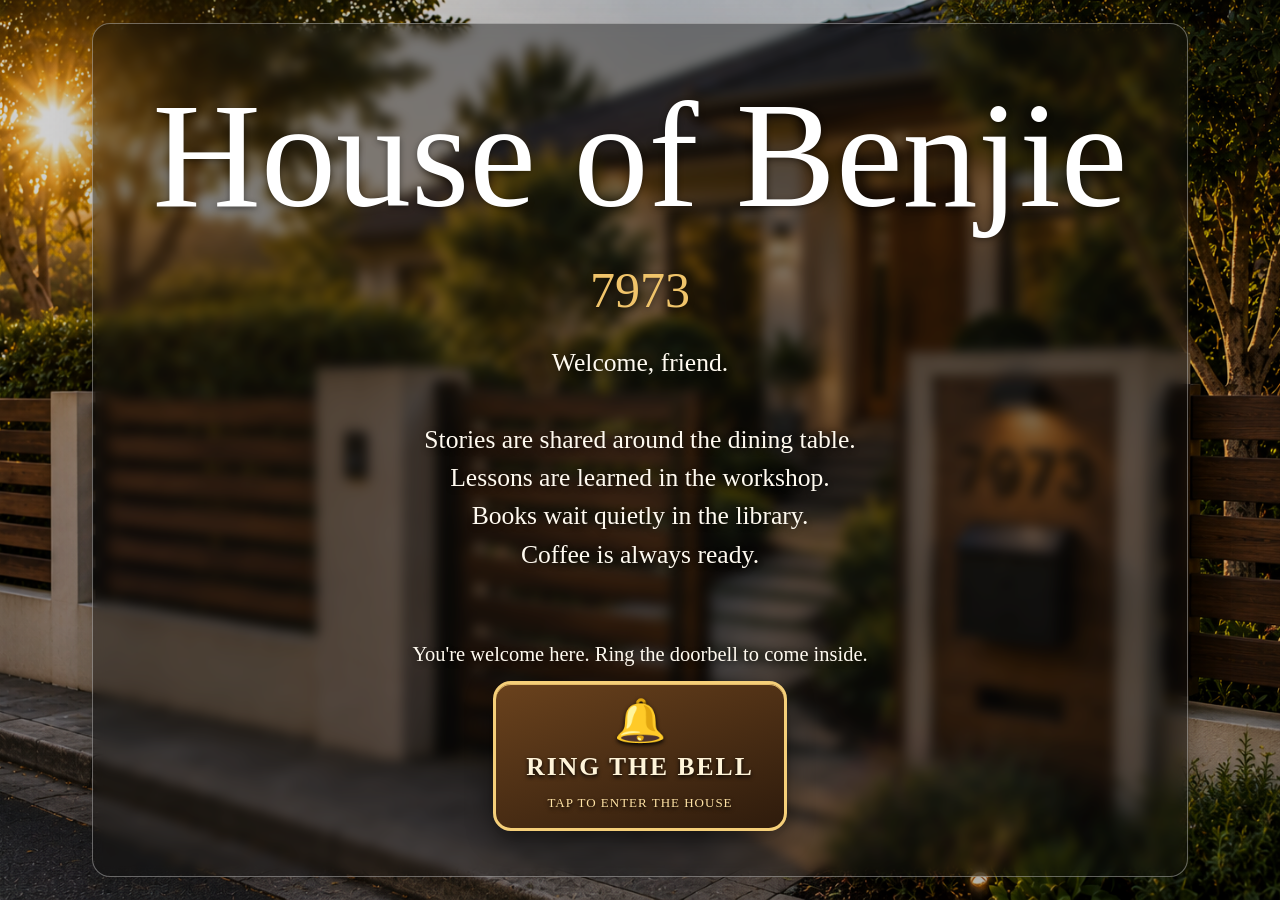
<file: index.html>
<!DOCTYPE html>
<html lang="en">
<head>
<meta charset="UTF-8">
<meta name="viewport" content="width=device-width, initial-scale=1.0">

<title>House of Benjie</title>

<style>

*{
    margin:0;
    padding:0;
    box-sizing:border-box;
}

body{
    font-family: Georgia, serif;
    background:#f7f4ee;
    color:#2d2d2d;
}

.hero{
    height:100vh;
    background-image:url("images/front-gate2.png");
    background-size:cover;
    background-position:center;
    position:relative;
}

.overlay{
    position:absolute;
    inset:0;
    background:rgba(0,0,0,0.18);
    display:flex;
    align-items:center;
    justify-content:center;
}

.welcome-box{
    text-align:center;
    max-width:1500px;
    padding:45px 60px;
    background:rgba(13, 13, 13, 0.42);
    backdrop-filter:blur(6px);
    border:1px solid rgba(255,255,255,0.35);
    border-radius:18px;
    box-shadow:0 18px 45px rgba(0, 0, 0, 0.174);
    color:white;
    text-shadow:0 2px 6px rgba(0,0,0,0.45);
}

.subtitle{
    color:#f0c46a;
}

.message{
    color:#fffaf0;
}

h1{
    font-size:150px;
    margin-bottom:20px;
    font-weight:normal;
}

.subtitle{
    font-size:50px;
    margin-bottom:25px;
}

.message{
    font-size:clamp(20px, 2vw, 30px);
    line-height:1.5;
}

.scroll{
    position:absolute;
    bottom:30px;
    width:100%;
    text-align:center;
    font-size:18px;
    letter-spacing:3px;
}

/* =====================================
   HOUSE OF BENJIE — MOBILE FRONT GATE
   ===================================== */

@media screen and (max-width: 768px) {

    html, body {
        width: 100%;
        min-height: 100%;
        overflow-x: hidden;
    }

    .hero {
        min-height: 100vh;
        min-height: 100svh;
        height: auto;
        background-size: cover;
        background-position: center center;
    }

    .overlay {
        position: relative;
        min-height: 100vh;
        min-height: 100svh;
        padding: 24px 16px 70px;
        display: flex;
        align-items: center;
        justify-content: center;
    }

    .welcome-box {
        width: 100%;
        max-width: 420px;
        padding: 28px 20px;
        border-radius: 14px;
    }

    h1 {
        font-size: clamp(34px, 9vw, 48px);
        line-height: 1.15;
        margin-bottom: 14px;
        overflow-wrap: break-word;
    }

    .subtitle {
        font-size: clamp(18px, 5vw, 24px);
        line-height: 1.4;
        margin-bottom: 18px;
    }

    .message {
        font-size: clamp(16px, 4.2vw, 20px);
        line-height: 1.6;
    }

    .message a {
        display: inline-block;
        padding: 10px 4px;
        min-height: 44px;
    }

    .scroll {
        bottom: 14px;
        padding: 0 12px;
        font-size: 12px;
        letter-spacing: 1px;
    }
}


/* THE FRONT DOORBELL — a clear entrance for every visitor */
.bell-invitation { margin-top: 26px; margin-bottom: 12px; font-size: clamp(17px, 1.6vw, 23px); }
.doorbell-button {
    display: inline-flex; flex-direction: column; align-items: center; justify-content: center;
    gap: 6px; min-width: 240px; min-height: 126px; padding: 16px 30px;
    border: 3px solid #f5cf79; border-radius: 18px;
    background: linear-gradient(160deg, #6a421d, #2e1b0c);
    color: #fff4d9; text-decoration: none; text-shadow: 0 2px 4px #000;
    box-shadow: 0 8px 25px rgba(0,0,0,.55), inset 0 1px 0 #e5bb6a;
    cursor: pointer; transition: transform .15s, box-shadow .15s;
}
.doorbell-button:hover, .doorbell-button:focus-visible {
    transform: translateY(-2px); box-shadow: 0 10px 30px rgba(0,0,0,.65);
    outline: 3px solid #fff; outline-offset: 4px;
}
.doorbell-button:active { transform: scale(.97); }
.doorbell-icon { font-size: 42px; line-height: 1; }
.doorbell-label { font-size: clamp(20px, 2vw, 28px); font-weight: bold; letter-spacing: 2px; }
.doorbell-subtitle { font-size: 13px; letter-spacing: 1px; color: #ffe2a4; }
@media screen and (max-width: 768px) {
    .bell-invitation { font-size: 16px; margin-top: 20px; }
    .doorbell-button { width: min(100%, 300px); min-height: 120px; padding: 14px; }
}

</style>

</head>

<body>

<section class="hero">

<div class="overlay">

<div class="welcome-box">

<h1>House of Benjie</h1>

<div class="subtitle">
7973
</div>

<div class="message">

Welcome, friend.<br><br>

Stories are shared around the dining table.<br>
Lessons are learned in the workshop.<br>
Books wait quietly in the library.<br>
Coffee is always ready.<br><br>

<p class="bell-invitation">You're welcome here. Ring the doorbell to come inside.</p>
<a class="doorbell-button" href="house-map.html" aria-label="Ring the doorbell and enter House of Benjie">
    <span class="doorbell-icon" aria-hidden="true">🔔</span>
    <span class="doorbell-label">RING THE BELL</span>
    <span class="doorbell-subtitle">TAP TO ENTER THE HOUSE</span>
</a>

</div>

</div>

</div>



</section>



</body>
</html>
</file>
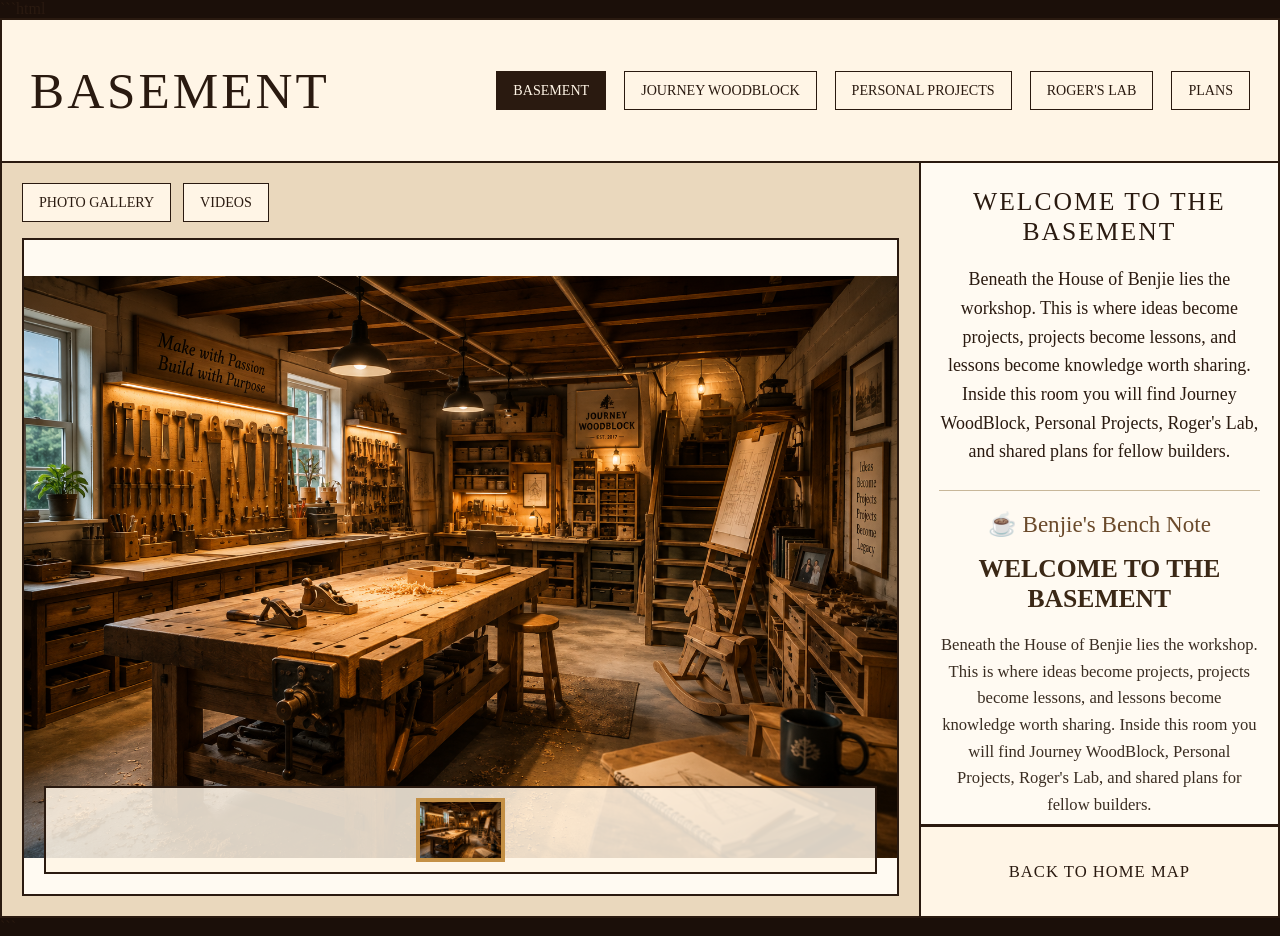
<file: basement.html>
```html
<!DOCTYPE html>
<html lang="en">
<head>
<meta charset="UTF-8">
<meta name="viewport" content="width=device-width, initial-scale=1.0">

<title>Basement | House of Benjie</title>
<link rel="stylesheet" href="css/global.css">
<link rel="stylesheet" href="css/style.css">
<style>




/* BASEMENT — MAIN LAYOUT */

.basement {
    width: 100vw;
    height: 100vh;
    display: grid;
    grid-template-columns: 72% 28%;
    grid-template-rows: 16% 74% 10%;
    background: #f1e4d1;
    border: 2px solid #2a1a10;
}

/* HEADER */

.header {
    grid-column: 1 / 3;
    grid-row: 1;
    display: flex;
    align-items: center;
    justify-content: space-between;
    padding: 16px 28px;
    border-bottom: 2px solid #2a1a10;
    background: #fff5e6;
    gap: 20px;
}

.header h1 {
    font-size: clamp(28px, 4vw, 60px);
    font-weight: normal;
    letter-spacing: 3px;
    line-height: 1.1;
}

/* NAVIGATION TABS */

.tabs {
    display: flex;
    gap: 18px;
    align-items: center;
    flex-wrap: wrap;
    justify-content: flex-end;
}
.tabs button,
.media-buttons button {
    font-family: Georgia, serif;
    font-size: clamp(14px, 1.1vw, 18px);
    padding: 10px 16px;
    background: #fff5e6;
    color: #2a1a10;
    border: 1px solid #2a1a10;
    cursor: pointer;
    white-space: nowrap;
}

/* MEDIA AREA */

.media-panel {
    grid-column: 1;
    grid-row: 2 / 4;
    border-right: 2px solid #2a1a10;
    padding: 20px;
    background: #ead8bd;
    display: grid;
    grid-template-rows: auto minmax(0, 1fr);
    gap: 16px;
    min-height: 0;
}

.media-buttons {
    display: flex;
    gap: 12px;
    flex-wrap: wrap;
}

.media-box {
    background: #fffaf2;
    border: 2px solid #2a1a10;
    display: flex;
    align-items: center;
    justify-content: center;
    overflow: hidden;
    min-height: 0;
}

.media-box img {
    width: 100%;
    height: 100%;
    object-fit: contain;
    display: block;
}

.placeholder {
    font-size: clamp(18px, 2vw, 30px);
    letter-spacing: 2px;
    text-align: center;
    line-height: 1.5;
    padding: 20px;
}

/* RIGHT CAPTION PANEL */

.caption-panel {
    grid-column: 2;
    grid-row: 2;
    background: #fffaf2;
    padding: 24px 18px;
    overflow: auto;
    display: flex;
    flex-direction: column;
    justify-content: flex-start;
    border-bottom: 2px solid #2a1a10;
    min-height: 0;
}

.caption-panel h2 {
    font-size: clamp(20px, 2vw, 32px);
    font-weight: normal;
    letter-spacing: 2px;
    text-align: center;
    margin-bottom: 18px;
}

.caption-panel p {
    font-size: clamp(15px, 1.4vw, 22px);
    line-height: 1.6;
    text-align: center;
}

/* GALLERY AND VIDEO VIEW */

.gallery-view {
    width: 100%;
    height: 100%;
    position: relative;
    min-height: 0;
}

.gallery-view img,
.gallery-view video {
    width: 100%;
    height: 100%;
    object-fit: contain;
    display: block;
}

.main-photo {
    width: 100%;
    height: 100%;
    object-fit: contain;
    display: block;
}

/* GALLERY CONTROLS */

.gallery-controls {
    position: absolute;
    bottom: 18px;
    left: 50%;
    transform: translateX(-50%);
    background: #fff5e6;
    border: 2px solid #2a1a10;
    padding: 8px 14px;
    display: flex;
    gap: 12px;
    align-items: center;
    font-size: 16px;
}

.gallery-controls button {
    background: none;
    border: none;
    font-family: Georgia, serif;
    font-size: clamp(16px, 1.5vw, 24px);
    cursor: pointer;
}

/* THUMBNAIL STRIP */

.thumbnail-strip {
    position: absolute;
    left: 20px;
    right: 20px;
    bottom: 20px;
    display: flex;
    justify-content: center;
    gap: 10px;
    padding: 10px;
    background: rgba(255, 245, 230, 0.85);
    border: 2px solid #2a1a10;
    overflow-x: auto;
}

.thumbnail-strip img {
    width: clamp(70px, 7vw, 110px);
    height: clamp(50px, 5vw, 75px);
    object-fit: cover;
    cursor: pointer;
    border: 2px solid #2a1a10;
    opacity: 0.65;
    flex-shrink: 0;
}

.thumbnail-strip img.active-thumb {
    opacity: 1;
    border: 4px solid #c49045;
}

/* BENJIE'S BENCH NOTE */

.bench-note {
    margin-top: 24px;
    padding-top: 20px;
    border-top: 1px solid #c8b79a;
}

.bench-note h3 {
    font-family: "Segoe Script", "Lucida Handwriting",
                 "Brush Script MT", cursive;
    font-size: clamp(18px, 1.8vw, 28px);
    font-weight: normal;
    color: #6b4a2b;
    text-align: center;
    margin-bottom: 16px;
}

#noteTitle {
    font-family: Georgia, serif;
    font-size: clamp(18px, 2vw, 30px);
    color: #3b2816;
    text-align: center;
    margin-bottom: 18px;
}

#noteText {
    font-family: Georgia, serif;
    font-size: clamp(15px, 1.3vw, 21px);
    line-height: 1.6;
    color: #3a2d22;
    text-align: center;
}

.bench-note span {
    display: block;
    margin-top: 20px;
    text-align: right;
    font-family: "Segoe Script", "Lucida Handwriting", cursive;
    font-size: clamp(14px, 1.3vw, 20px);
    color: #6b4a2b;
}
/* BACK TO HOME MAP */

.back-home {
    grid-column: 2;
    grid-row: 3;
    display: flex;
    align-items: center;
    justify-content: center;
    padding: 8px 12px;
    background: #fff5e6;
    border-top: 1px solid #2a1a10;
    min-width: 0;
}

.back-home a {
    font-family: Georgia, serif;
    font-size: clamp(14px, 1.3vw, 20px);
    letter-spacing: 1px;
    color: #2a1a10;
    text-decoration: none;
    text-align: center;
}
 
/* BASEMENT — MOBILE LAYOUT */
@media (max-width: 768px) {

    body {
        margin: 0;
        overflow-x: hidden;
        overflow-y: auto;
    }

    .basement {
        width: 100%;
        height: auto;
        min-height: 100vh;
        display: flex;
        flex-direction: column;
    }

    .header {
        display: flex;
        flex-direction: column;
        align-items: stretch;
        gap: 16px;
        padding: 22px 16px;
    }

    .header h1 {
        font-size: 36px;
        text-align: center;
    }

    .tabs {
        justify-content: center;
        gap: 8px;
    }

    .tabs button,
    .media-buttons button {
        font-size: 14px;
        padding: 10px 12px;
        max-width: 100%;
        white-space: normal;
    }

    .media-panel {
        display: flex;
        flex-direction: column;
        padding: 14px;
        gap: 14px;
        border-right: none;
    }

    .media-buttons {
        justify-content: center;
        gap: 8px;
    }

    .media-box {
        width: 100%;
        height: 280px;
    }

    .gallery-view {
        height: 100%;
    }

    .thumbnail-strip {
        left: 8px;
        right: 8px;
        bottom: 8px;
        padding: 6px;
    }

    .thumbnail-strip img {
        width: 64px;
        height: 46px;
    }

    .caption-panel {
        padding: 24px 18px;
        overflow: visible;
    }

    .caption-panel h2 {
        font-size: 25px;
    }

    .caption-panel p,
    #noteText {
        font-size: 17px;
        line-height: 1.7;
    }

    .bench-note h3 {
        font-size: 23px;
    }

    #noteTitle {
        font-size: 22px;
    }

    .back-home {
        padding: 20px 12px;
    }

    .back-home a {
        font-size: 16px;
        text-align: center;
    }
}
   
</style>

</head>

<body>

<div class="basement" id="basement">

    <header class="header">
        <h1>BASEMENT</h1>

        <nav class="tabs">
            <button onclick="selectSection('welcome', this)" class="active">BASEMENT</button>
            <button onclick="selectSection('journey', this)">JOURNEY WOODBLOCK</button>
            <button onclick="selectSection('personal', this)">PERSONAL PROJECTS</button>
            <button onclick="selectSection('roger', this)">ROGER'S LAB</button>
            <button onclick="selectSection('plans', this)">PLANS</button>
        </nav>
    </header>

    <section class="media-panel">
        <div class="media-buttons">
            <button onclick="selectMedia('photos')">PHOTO GALLERY</button>
            <button onclick="selectMedia('videos')">VIDEOS</button>
        </div>

       <div class="media-box" id="media-box">
    <img src="images/basement.png" alt="Basement Workshop">
</div> 
    </section>

    <aside class="caption-panel">
        <h2 id="caption-title">WELCOME TO THE BASEMENT</h2>
        <p id="caption-text">
            Beneath the House of Benjie lies the workshop. This is where ideas become projects,
            projects become lessons, and lessons become knowledge worth sharing.
        </p>
           <div class="bench-note" id="benchNote">

        <h3>☕ Benjie's Bench Note</h3>

        <h4 id="noteTitle">
            Select a photograph
        </h4>

        <p id="noteText">
            A short story will appear here.
        </p>

        <span>— Benjie</span>

    </div>

    </aside>

    <div class="back-home">
        <a href="house-map.html">BACK TO HOME MAP</a>
    </div>

</div>



<script>
const basementData = {
    welcome: {
        title: "WELCOME TO THE BASEMENT",
        photo: "images/basement.png",
        video: "",
        caption: "Beneath the House of Benjie lies the workshop. This is where ideas become projects, projects become lessons, and lessons become knowledge worth sharing. Inside this room you will find Journey WoodBlock, Personal Projects, Roger's Lab, and shared plans for fellow builders."
    },

    journey: {
    title: "JOURNEY WOODBLOCK",
    photo: "images/jwbshop/jwb warehouse.jpg",
    photos: [
    {
        src: "images/jwbshop/jwbshop1.jpg",
        title: "The First Journey Woodblock",
        story: `Every company has a birthplace.
        This was ours.
        It was a simple shed, built from determination more than money. 
        There were no expensive machines, no polished showroom, 
        and no guarantees that tomorrow would be better than today.
        Yet this little workshop became the place where Journey Woodblock 
        learned its first lessons—that craftsmanship begins long before success arrives.`
    },

    {
        src: "images/jwbshop/collage1.png",
        title: "Early Shop Days",
        story: `People often admire the machines that came later. 
        The CNC routers. The growing warehouse. 
        But whenever I think of Journey Woodblock, 
        my mind returns to this humble workshop.`
    },
    {
        src: "images/jwbshop/cnc1.jpg",
        title: "The First CNC Router",
        story: `The first CNC router was a game-changer for Journey Woodblock. 
        It allowed us to take on more complex projects and expand our capabilities, 
        but it also reminded us that technology is only as good as the hands that guide it.`
    },
    {
        src: "images/jwbshop/collage3.png",
        title: "CNC-ATC acquired",
        story: `The arrival of the CNC ATC marked a turning point for Journey Woodblock. 
        Production accelerated, precision improved, and a dream that once seemed distant 
        became part of our everyday work.`
    },
    {
        src: "images/jwbshop/collage2.png",
        title: "The Two Generals",
        story: `Years earlier, I was guiding a simple plunge router by hand. 
        Now two Automatic Tool Changers stood in the corner of the same workshop. Production became faster,   
        confidence became better.`
    },
    {
        src: "images/jwbshop/jwb3.jpg",
        title: "A Workshop Taking Shape",
        story: `This photograph reminds me that workshops are not built in one grand moment. 
        They grow quietly through repeated work, small improvements, and the courage to continue.`
    },
    {
        src: "images/jwbshop/jwb4.jpg",
        title: "Learning Through Mistakes",
        story: `Every mistake made in this workshop was a lesson learned. 
        From misaligned cuts to failed finishes, each error taught us 
        something valuable about craftsmanship and perseverance.`
    },
    {
        src: "images/jwbshop/jwb warehouse.jpg",
        title: "The Warehouse",
        story: `From the shanty that I used to call a workshop, to 
        this fortress that now houses our dreams, 
        this photograph captures the journey of a company built on passion, 
        hard work, and the relentless pursuit of excellence.`
    },
],
    videos: [],
    caption: `The working life of Journey WoodBlock: cabinet projects, 
    installations, machines, materials, shop stories, improvements, mistakes, and lessons learned.`
},

    personal: {
        title: "PERSONAL PROJECTS",
        photo: "images/personal/personal-projects.jpg",
        photos: [
        {
        file: "images/journey/jwbshop1.jpg",
        title: "The First Journey Woodblock",
        note: "Every company has a birthplace. This was ours. It was a simple shed, but it carried the first dreams, first mistakes, first customers, and first lessons of Journey Woodblock."
    },
    ],
        video: [],
        caption: `Personal builds, experiments, family projects, 
        weekend ideas, and things made simply because they deserved to exist.`
    },

    roger: {
        title: "ROGER'S LAB",
        photo: "images/rogerdm/logo1.jpg",
        photos: [
      {
        src: "images/rogerdm/logo1.jpg",
        title: "ROGER DM",
        story: `Journey Woodblock has always supported innovation and creativity.  We also support
        people who chase their dreams.`
    },
    {
        src: "images/rogerdm/collage1.png",
        title: "The Trimmer Base",
        story: `The first CNC router was a game-changer for Journey Woodblock. 
        It allowed us to take on more complex projects and expand our capabilities, 
        but it also reminded us that technology is only as good as the hands that guide it.`
    },
    ],
        videos: [

        ],
        caption: `This humble laboratory is situated inside the warehouse of Journey Woodblock.
        This is where problems are treasured and solutions are born.`
    },

    plans: {
        title: "PLANS",
        photo: "images/plans.jpg",
        photos: [],
        caption: "A growing cabinet of drawings, templates, shop resources, and practical plans shared with fellow builders. Take what is useful, improve it, and pass it forward."
    }
};

let currentSection = "welcome";
let currentMedia = "photos";

function selectSection(sectionName, button){
    currentSection = sectionName;
    currentMedia = "photos";

    document.querySelectorAll(".tabs button").forEach(btn => {
        btn.classList.remove("active");
    });

    button.classList.add("active");

    const basement = document.getElementById("basement");

    if(sectionName === "roger"){
        basement.classList.add("lab-mode");
    }else{
        basement.classList.remove("lab-mode");
    }

    updateBasement();
}

let currentItem = 0;

function selectMedia(mediaType){
    currentMedia = mediaType;
    updateBasement();
}

function updateBasement(){
    const data = basementData[currentSection];
    const mediaBox = document.getElementById("media-box");

    document.getElementById("caption-title").innerText = data.title;
    document.getElementById("caption-text").innerText = data.caption;

    document.getElementById("noteTitle").innerText = "Select a photograph";
    document.getElementById("noteText").innerText = "A short story will appear here.";

    if(currentMedia === "photos"){
        const photos = data.photos && data.photos.length > 0 ? data.photos : [data.photo];
        

        if(currentItem >= photos.length){
            currentItem = 0;
        }

        const selectedPhoto = photos[currentItem];

    document.getElementById("noteTitle").innerText =
    typeof selectedPhoto === "string" ? data.title : selectedPhoto.title;

    document.getElementById("noteText").innerText =
    typeof selectedPhoto === "string" ? data.caption : selectedPhoto.story;

        let thumbs = "";

        photos.forEach((photo, index) => {
    const photoSrc = typeof photo === "string" ? photo : photo.src;

    thumbs += `
        <img
            src="${photoSrc}"
            class="${index === currentItem ? 'active-thumb' : ''}"
            data-index="${index}"
        >
    `;
});

        mediaBox.innerHTML = `
            <div class="gallery-view">
             <img class="main-photo"
     src="${typeof photos[currentItem] === 'string'
            ? photos[currentItem]
            : photos[currentItem].src}"
     alt="${data.title}">  
     
                <div class="thumbnail-strip">
                    ${thumbs}
                </div>
            </div>
        `;

        document.querySelectorAll(".thumbnail-strip img").forEach(thumb => {
            thumb.addEventListener("click", function(){
                currentItem = Number(this.dataset.index);
                updateBasement();
            });
        });
    }

    if(currentMedia === "videos"){
        const videos = data.videos || [];

        if(videos.length === 0){
            mediaBox.innerHTML = `<div class="placeholder">${data.title}<br>VIDEOS COMING SOON</div>`;
            return;
        }

        if(currentItem >= videos.length){
            currentItem = 0;
        }

        mediaBox.innerHTML = `
            <div class="gallery-view">
                <video class="main-photo" controls>
                    <source src="${videos[currentItem]}" type="video/mp4">
                </video>
            </div>
        `;
    }
}

document.querySelectorAll(".thumbnail-strip img").forEach(thumb => {
    thumb.addEventListener("click", function(){
        currentItem = Number(this.dataset.index);
        updateBasement();
    });
});

function selectItem(index){
    currentItem = Number(index);
    updateBasement();
}

function nextItem(){
    const data = basementData[currentSection];
    const items = currentMedia === "photos" ? data.photos : data.videos;

    if(!items || items.length === 0) return;

    currentItem = (currentItem + 1) % items.length;
    updateBasement();
}

function prevItem(){
    const data = basementData[currentSection];
    const items = currentMedia === "photos" ? data.photos : data.videos;

    if(!items || items.length === 0) return;

    currentItem = (currentItem - 1 + items.length) % items.length;
    updateBasement();
}

updateBasement();
</script>

</body>
</html>
```
</file>
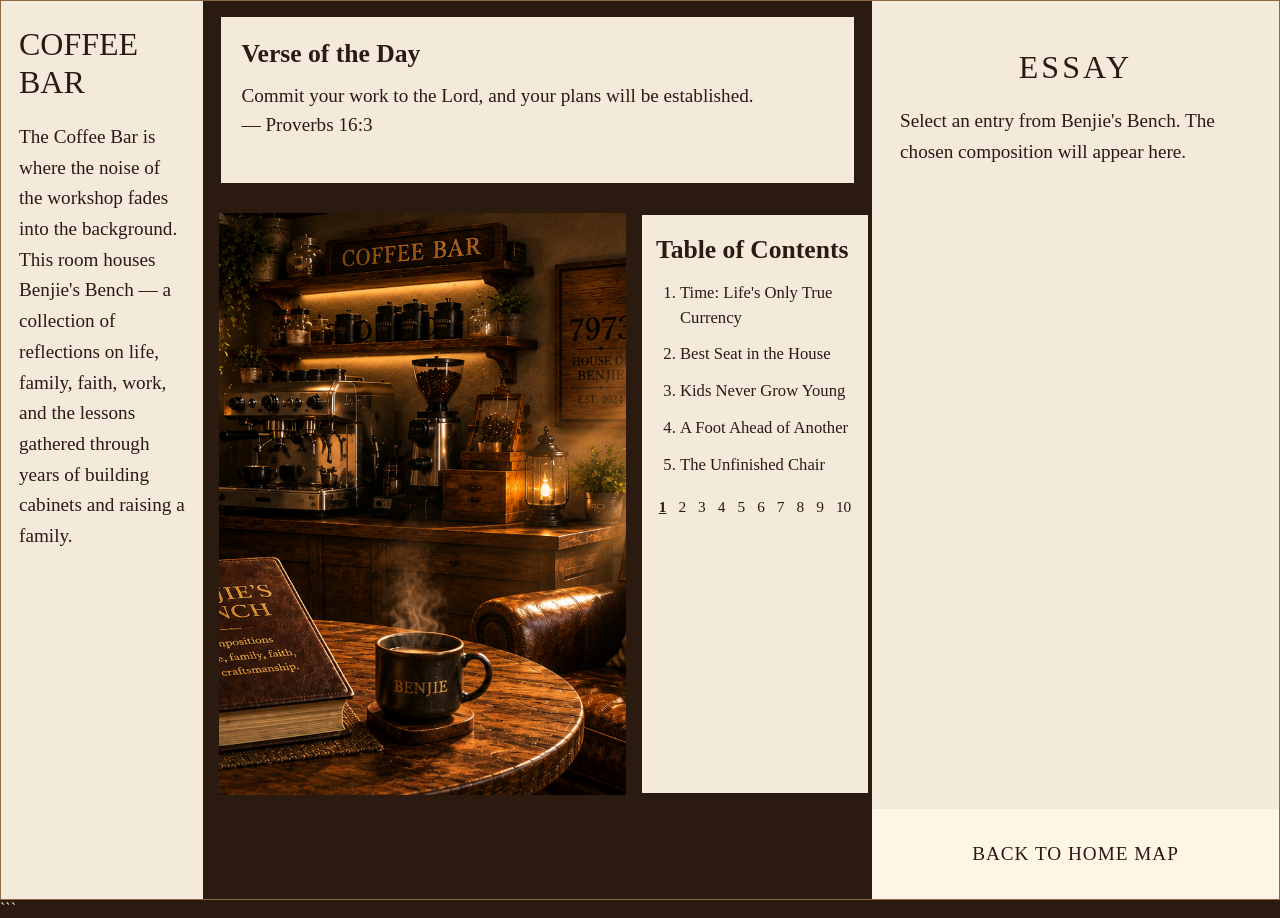
<file: coffee-bar.html>
<!DOCTYPE html>
<html lang="en">
<head>
<meta charset="UTF-8">
<meta name="viewport" content="width=device-width, initial-scale=1.0">

<title>Coffee Bar | House of Benjie</title>


<style>

/* GENERAL SETTINGS */

* {
    margin: 0;
    padding: 0;
    box-sizing: border-box;
}

body {
    font-family: Georgia, serif;
    background: #2b1a10;
    color: #fff3d0;
    overflow: hidden;
}

/* MAIN COFFEE BAR LAYOUT */

.room {
    width: 100vw;
    height: 100vh;
    display: grid;
    grid-template-columns: 16% 34% 18% 32%;
    grid-template-rows: 22% 68% 10%;
    background: #2b1a10;
    border: 1px solid #8b6b3e;
}

/* SHARED PANEL COLORS */

.title-panel,
.verse-panel,
.toc-panel,
.essay-panel,
.back-home {
    background: #f3eadc;
    color: #2a1a10;
}

/* LEFT TITLE PANEL */

.title-panel {
    grid-column: 1;
    grid-row: 1 / 4;
    border-right: 2px solid #2a1a10;
    padding: 24px 18px;
    overflow: auto;
}

.title-panel h1 {
    font-size: clamp(24px, 2.5vw, 40px);
    line-height: 1.2;
    font-weight: normal;
    overflow-wrap: anywhere;
}

/* VERSE OF THE DAY */

.verse-panel {
    grid-column: 2 / 4;
    grid-row: 1;
    border: 2px solid #2a1a10;
    margin: 14px;
    padding: 20px;
    overflow: auto;
}

.verse-panel h2 {
    font-size: clamp(18px, 2vw, 30px);
    line-height: 1.3;
    margin-bottom: 12px;
}

.verse-panel p {
    font-size: clamp(16px, 1.5vw, 24px);
    line-height: 1.5;
}

/* COFFEE BAR PHOTOGRAPH */

.photo-panel {
    grid-column: 2;
    grid-row: 2;
    padding: 14px;
    background: #2b1a10;
}

.photo-panel img {
    width: 100%;
    height: 100%;
    object-fit: cover;
}

/* TABLE OF CONTENTS */

.toc-panel {
    grid-column: 3;
    grid-row: 2;
    border: 2px solid #2a1a10;
    margin: 14px 0;
    padding: 20px 14px;
    overflow: auto;
    align-self: stretch;
    min-height: 0;
}

.toc-panel h2 {
    font-size: clamp(18px, 2vw, 30px);
    margin-bottom: 16px;
}

.toc-panel ol {
    padding-left: 24px;
}

.toc-panel li {
    font-size: clamp(14px, 1.3vw, 20px);
    line-height: 1.5;
    margin-bottom: 12px;
    cursor: pointer;
}

/* TABLE OF CONTENTS NAVIGATION */

.toc-nav {
    display: flex;
    justify-content: center;
    align-items: center;
    gap: 12px;
    margin-top: 20px;
    flex-wrap: wrap;
}

.toc-nav button {
    background: none;
    border: none;
    cursor: pointer;
    font-family: Georgia, serif;
    font-size: clamp(14px, 1.2vw, 18px);
    color: #2a1a10;
}

.toc-nav .active-page {
    font-weight: bold;
    text-decoration: underline;
}

/* ESSAY PANEL */

.essay-panel {
    grid-column: 4;
    grid-row: 1 / 3;
    border-left: 2px solid #2a1a10;
    padding: 28px;
    overflow: auto;
}

.essay-panel h1 {
    font-size: clamp(22px, 2.5vw, 38px);
    font-weight: normal;
    letter-spacing: 3px;
    text-align: center;
    margin-top: 20px;
}

.essay-panel p {
    font-size: clamp(16px, 1.5vw, 24px);
    line-height: 1.6;
    margin-top: 20px;
}

/* BACK TO HOUSE MAP */

.back-home {
    grid-column: 4;
    grid-row: 3;
    border-left: 2px solid #2a1a10;
    display: flex;
    align-items: center;
    justify-content: center;
    padding: 10px;
    font-size: clamp(14px, 1.5vw, 22px);
    letter-spacing: 1px;
    background: #fff5e6;
}

.back-home a {
    color: #2a1a10;
    text-decoration: none;
}

/* COFFEE BAR INTRODUCTION */

.coffee-intro {
    font-size: clamp(16px, 1.5vw, 24px);
    line-height: 1.6;
    margin-top: 20px;
}

/* =====================================
   COFFEE BAR — MOBILE PHONE LAYOUT
   ===================================== */

@media screen and (max-width: 768px) {

    html, body {
        width: 100%;
        height: auto;
        overflow-x: hidden;
        overflow-y: auto;
    }

    .room {
        width: 100%;
        height: auto;
        min-height: 100vh;
        display: flex;
        flex-direction: column;
    }

    .title-panel,
    .verse-panel,
    .photo-panel,
    .toc-panel,
    .essay-panel,
    .back-home {
        width: 100%;
        height: auto;
        min-width: 0;
        margin: 0;
        grid-column: auto;
        grid-row: auto;
    }

    .title-panel {
        padding: 22px 18px;
        border-right: none;
    }

    .title-panel h1 {
        font-size: 32px;
        line-height: 1.2;
        overflow-wrap: normal;
    }

    .coffee-intro {
        font-size: 17px;
        line-height: 1.6;
        margin-top: 14px;
    }

    .verse-panel {
        padding: 20px;
        overflow: visible;
    }

    .verse-panel h2 {
        font-size: 24px;
    }

    .verse-panel p {
        font-size: 17px;
        line-height: 1.6;
    }

    .photo-panel {
        padding: 14px;
    }

    .photo-panel img {
        width: 100%;
        height: auto;
        display: block;
        object-fit: contain;
    }

    .toc-panel {
        padding: 22px;
        margin-top: 0;
        overflow: visible;
    }

    .toc-panel h2 {
        font-size: 26px;
    }

    .toc-panel ol {
        padding-left: 24px;
    }

    .toc-panel li {
        font-size: 17px;
        line-height: 1.6;
        margin-bottom: 12px;
    }

    .toc-nav button {
        font-size: 16px;
    }

    .essay-panel {
        padding: 24px 20px;
        overflow: visible;
    }

    .essay-panel h1 {
        font-size: 28px;
        margin-top: 0;
        letter-spacing: 2px;
    }

    .essay-panel p {
        font-size: 17px;
        line-height: 1.7;
        margin-top: 18px;
    }

    .back-home {
        padding: 20px 12px;
        font-size: 16px;
        letter-spacing: 1px;
        text-align: center;
    }
}


/* SHARE CONTROLS — shown only after an essay is selected */
.essay-share { margin-top: 32px; padding-top: 18px; border-top: 1px solid #b69b79; }
.essay-share[hidden] { display: none; }
.essay-share-label { font-size: 16px; margin-bottom: 12px; }
.essay-share-actions { display: flex; flex-wrap: wrap; gap: 10px; }
.essay-share-actions a, .essay-share-actions button {
  display: inline-flex; align-items: center; justify-content: center;
  min-height: 42px; padding: 9px 14px; border: 1px solid #76502f;
  border-radius: 6px; background: #fff8ee; color: #2a1a10;
  font: inherit; font-size: 15px; text-decoration: none; cursor: pointer;
}
.essay-share-actions a:hover, .essay-share-actions button:hover { background: #ead8bf; }
.essay-share-status { min-height: 1.5em; font-size: 14px; margin-top: 8px; }

</style>

</head>

<body>

<div class="room">

    <aside class="title-panel">
    <h1>COFFEE<br>BAR</h1>

    <p class="coffee-intro">
        The Coffee Bar is where the noise of the workshop fades into the background.
        This room houses Benjie's Bench — a collection of reflections on life, family,
        faith, work, and the lessons gathered through years of building cabinets and
        raising a family.
    </p>
</aside>

    <section class="verse-panel">
        <h2>Verse of the Day</h2>
        <p>
            Commit your work to the Lord, and your plans will be established.
        </p>
        <p>— Proverbs 16:3</p>
    </section>

    <section class="photo-panel">
        <img src="images/coffee-bar.png" alt="Coffee Bar">
    </section>

    <section class="toc-panel">
    <h2>Table of Contents</h2>
    <div id="toc"></div>
</section>

    <main class="essay-panel">
    <h1 id="essay-title">ESSAY</h1>

    <p id="essay-body">
        Select an entry from Benjie's Bench.
        The chosen composition will appear here.
    </p>
    <div id="essay-share" class="essay-share" hidden>
        <div class="essay-share-label">Enjoyed this reflection? Share it with someone.</div>
        <div class="essay-share-actions">
            <button type="button" id="share-native">Share</button>
            <a id="share-facebook" href="#" target="_blank" rel="noopener noreferrer">Facebook</a>
            <a id="share-whatsapp" href="#" target="_blank" rel="noopener noreferrer">WhatsApp</a>
            <a id="share-threads" href="#" target="_blank" rel="noopener noreferrer">Threads</a>
            <button type="button" id="share-copy">Copy Link</button>
        </div>
        <div id="share-status" class="essay-share-status" role="status" aria-live="polite"></div>
    </div>
</main>

    <div class="back-home">
        <a href="house-map.html">BACK TO HOME MAP</a>
    </div>

</div>
<script src="data/essays.js"></script>

<script>
const essays = [
  "Time: Life's Only True Currency",
  "Best Seat in the House",
  "Kids Never Grow Young",
  "A Foot Ahead of Another",
  "The Unfinished Chair",
  "The Opium Bed",
  "The Treasure Chest",
  "Sketching Nostalgia",
  "On Coding",
  "The Best Teacher",
  "The Greatest Profession of All",
  "A Time to Think",
  "Gloria",
  "Pamana",
  "Grace Without Shelter",
  "The Currency Called Knowledge",
  "Skin Deep",
  "The Map to Fortune Street",
  "Climbing Ladders",
  "Losing for Success",
  "The Repurposed Driven Life",
  "The Third Law of Marriage",
  "The Law of Impenetrability",
  "Thermodynamics",
  "The Journey of Sharing",
  "From Random",
  "Together Apart",
  "The Power of Sharing",
  "The Story Behind an Expedition",
  "Pattern Recognition",
  "Leadership in Crisis",
  "The Urn Maker",
  "Back on Square 1",
  "Roots",
  "What Remains When the Hands Begin to Fail",
  "The House Built for Absence",
  "Ode to My Diabetes",
  "Nanay",
  "Nothing to Prove, Only to be Remembered",
  "Life Spent Preparing Life",
  "Magkaputol",
  "The Soil Beneath Our Feet",
  "Life Is Fast",
  "The Paradox of Living",
  "The Price of Happiness",
  "If I Could Trade a Leg"
];

const ITEMS_PER_PAGE = 5;
let currentPage = 0;

function renderTOC() {
  const toc = document.getElementById("toc");
  toc.innerHTML = "";

  const start = currentPage * ITEMS_PER_PAGE;
  const end = start + ITEMS_PER_PAGE;
  const totalPages = Math.ceil(essays.length / ITEMS_PER_PAGE);

  const list = document.createElement("ol");
  list.start = start + 1;

  essays.slice(start, end).forEach((title, index) => {
    const essayNumber = start + index;

    const item = document.createElement("li");
    item.innerText = title;
    item.onclick = function () {
      showEssay(essayNumber);
    };

    list.appendChild(item);
  });

  toc.appendChild(list);

  const nav = document.createElement("div");
  nav.className = "toc-nav";

  for (let i = 0; i < totalPages; i++) {
    const btn = document.createElement("button");
    btn.innerText = i + 1;

    if (i === currentPage) {
      btn.className = "active-page";
    }

    btn.onclick = function () {
      currentPage = i;
      renderTOC();
    };

    nav.appendChild(btn);
  }

  toc.appendChild(nav);
}

function showEssay(index, updateAddress = true) {
  const title = essays[index];

  document.getElementById("essay-title").innerText = title;

  document.getElementById("essay-body").innerText =
    essayTexts[title] || "Essay not yet uploaded.";
  updateEssayShare(index);
  if (updateAddress) history.replaceState(null, "", essayLink(index));
}


function essayLink(index) {
  const url = new URL(window.location.href);
  url.searchParams.delete("version");
  url.hash = "essay-" + (index + 1);
  return url.toString();
}

function updateEssayShare(index) {
  const title = essays[index];
  const url = essayLink(index);
  const text = title + " — Benjie's Bench, House of Benjie";
  document.getElementById("essay-share").hidden = false;
  document.getElementById("share-status").textContent = "";
  document.getElementById("share-facebook").href =
    "https://www.facebook.com/sharer/sharer.php?u=" + encodeURIComponent(url);
  document.getElementById("share-whatsapp").href =
    "https://api.whatsapp.com/send?text=" + encodeURIComponent(text + "\n" + url);
  document.getElementById("share-threads").href =
    "https://www.threads.net/intent/post?text=" + encodeURIComponent(text + "\n" + url);
  document.getElementById("share-native").onclick = async function () {
    if (navigator.share) {
      try { await navigator.share({ title: text, text: title, url: url }); }
      catch (error) { if (error.name !== "AbortError") document.getElementById("share-status").textContent = "Please use Copy Link instead."; }
    } else {
      document.getElementById("share-status").textContent = "Use Facebook, WhatsApp, or Copy Link to share.";
    }
  };
  document.getElementById("share-copy").onclick = async function () {
    try {
      await navigator.clipboard.writeText(url);
      document.getElementById("share-status").textContent = "Essay link copied!";
    } catch (error) {
      const field = document.createElement("textarea");
      field.value = url;
      field.style.position = "fixed";
      field.style.opacity = "0";
      document.body.appendChild(field);
      field.select();
      const copied = document.execCommand("copy");
      field.remove();
      document.getElementById("share-status").textContent =
        copied ? "Essay link copied!" : "Unable to copy automatically. Please copy the page address.";
    }
  };
}

function openEssayFromLink() {
  const match = /^#essay-(\d+)$/.exec(window.location.hash);
  if (!match) return;
  const index = Number(match[1]) - 1;
  if (!Number.isInteger(index) || index < 0 || index >= essays.length) return;
  currentPage = Math.floor(index / ITEMS_PER_PAGE);
  renderTOC();
  showEssay(index, false);
}

renderTOC();
openEssayFromLink();
window.addEventListener("hashchange", openEssayFromLink);
</script>
```
</file>
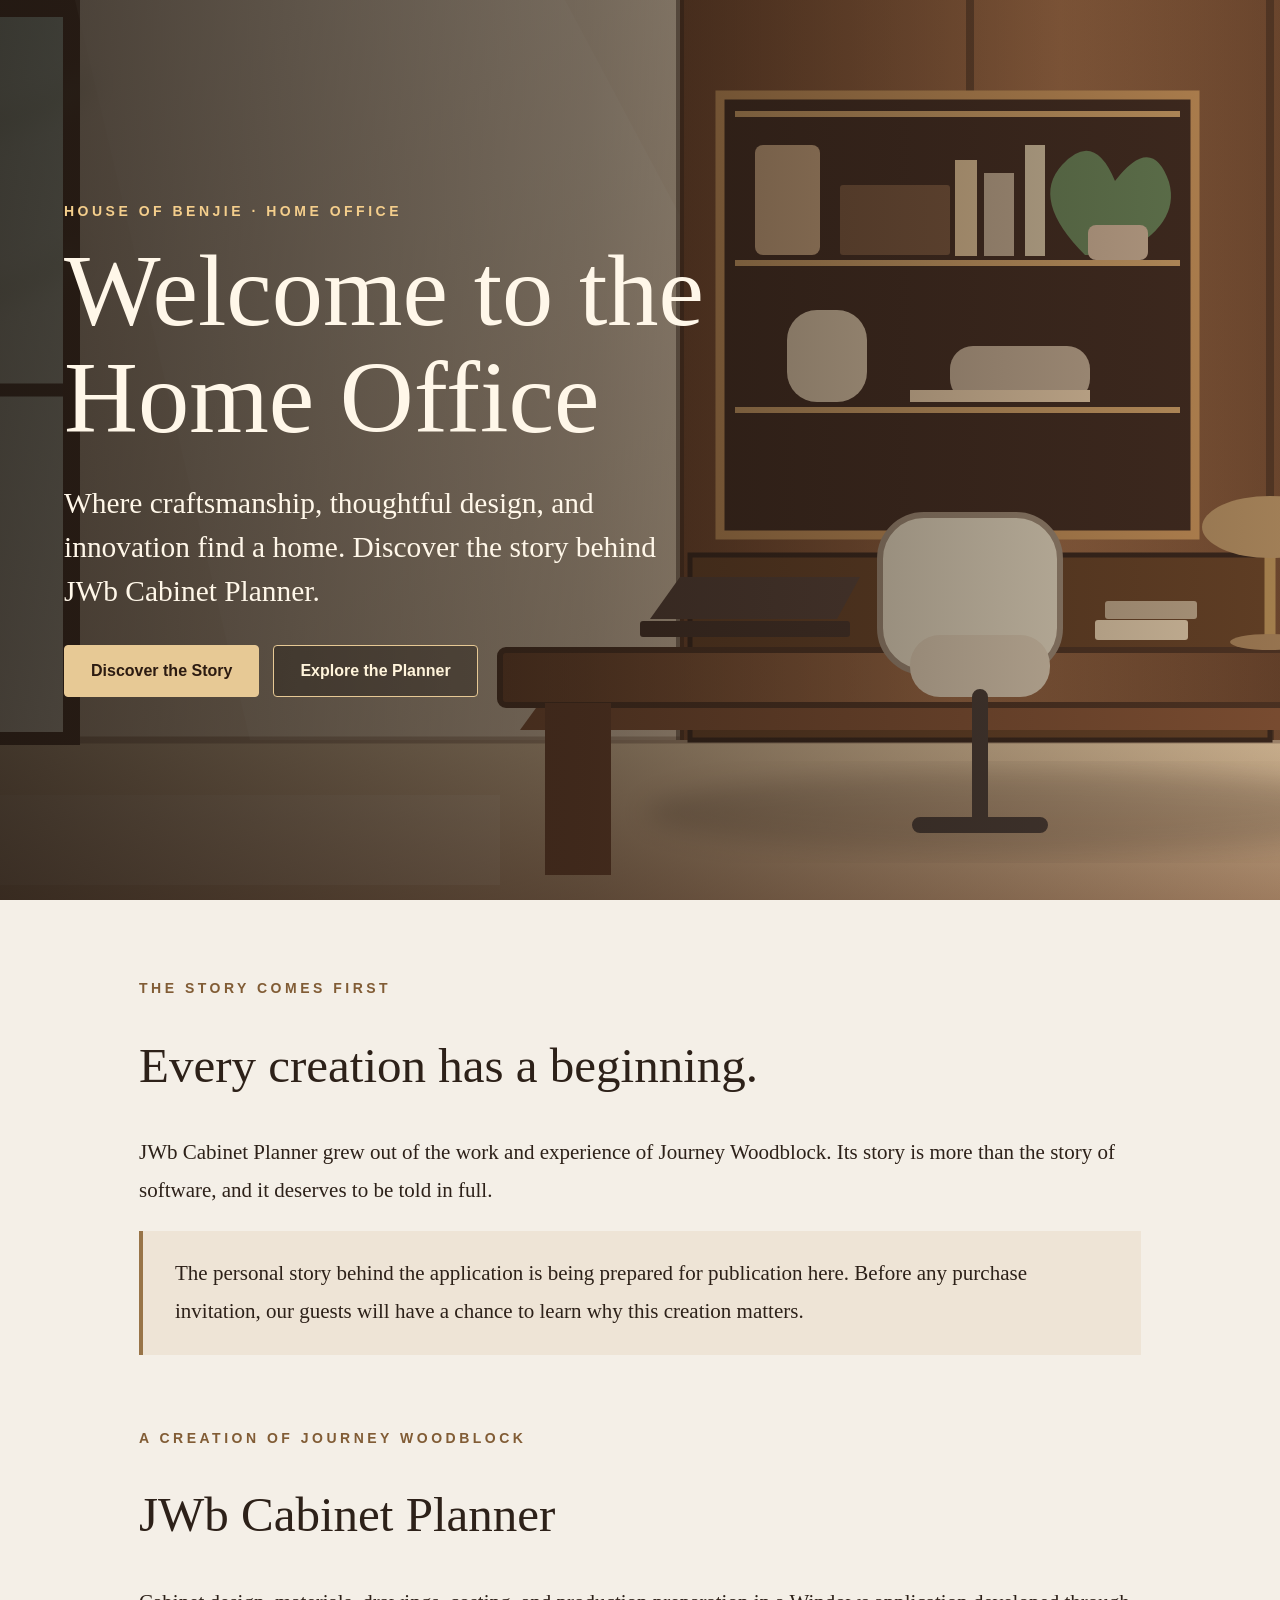
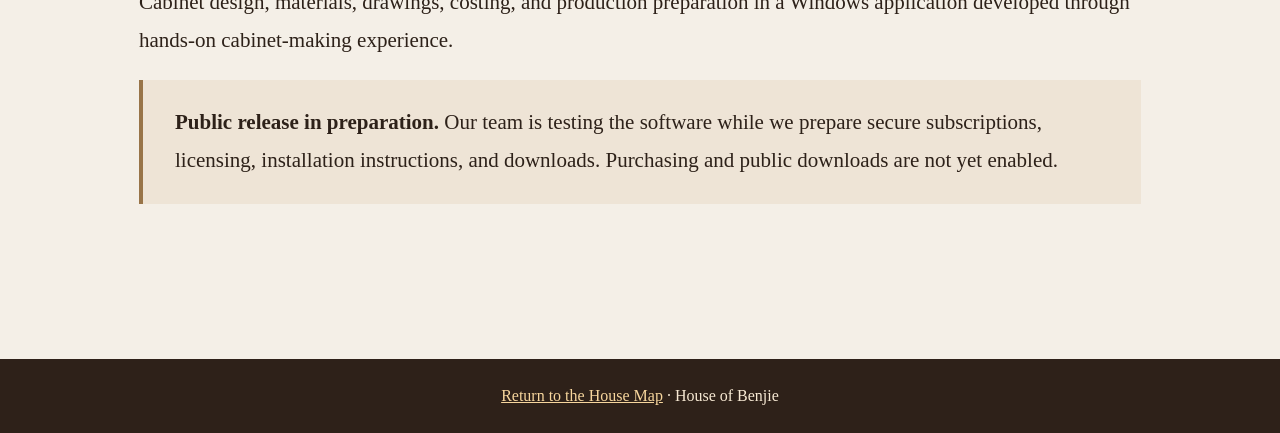
<file: home-office.html>
<!DOCTYPE html>
<html lang="en">
<head>
<meta charset="UTF-8">
<meta name="viewport" content="width=device-width, initial-scale=1">
<meta name="description" content="Visit the Home Office at House of Benjie and discover the story behind JWb Cabinet Planner.">
<title>Home Office | House of Benjie</title>
<style>
*{box-sizing:border-box}
html{scroll-behavior:smooth}
body{margin:0;font-family:Georgia,serif;background:#f4efe7;color:#2d2119}
.hero{min-height:100svh;display:flex;align-items:center;padding:clamp(20px,5vw,85px);background:linear-gradient(90deg,rgba(25,18,13,.79) 0%,rgba(25,18,13,.54) 46%,rgba(25,18,13,.08) 100%),url('images/home-office.svg') center/cover no-repeat}
.intro{max-width:680px;color:#fff7e9}
.eyebrow{font-family:Arial,sans-serif;letter-spacing:.25em;text-transform:uppercase;color:#f4ce8c;font-size:14px;font-weight:bold}
h1{font-size:clamp(52px,8vw,110px);font-weight:normal;line-height:1.05;margin:18px 0}
.lead{font-size:clamp(21px,2.3vw,31px);line-height:1.5;max-width:620px}
.actions{display:flex;gap:14px;flex-wrap:wrap;margin-top:32px}
.action{display:inline-block;padding:16px 26px;border:1px solid #e7c995;color:#2c1b11;background:#e7c995;text-decoration:none;font-family:Arial,sans-serif;font-size:16px;font-weight:700;border-radius:4px}
.action.secondary{background:rgba(25,18,13,.35);color:#fff4db}
.action:focus-visible,a:focus-visible{outline:3px solid #d8a447;outline-offset:4px}
main{max-width:1050px;margin:auto;padding:80px 24px}
section{margin-bottom:75px}
h2{font-size:clamp(32px,4vw,49px);font-weight:normal}
p{font-size:21px;line-height:1.8}
.note{background:#eee4d6;padding:24px 32px;border-left:4px solid #987448}
.footer{background:#2e2119;color:#f7e9d3;text-align:center;padding:28px}
.footer a{color:#f7d69d}
@media(max-width:700px){.hero{background-position:62% center;background-image:linear-gradient(90deg,rgba(25,18,13,.86),rgba(25,18,13,.58)),url('images/home-office.svg')}.lead{font-size:20px}main{padding-top:50px}p{font-size:18px}.action{width:100%;text-align:center}}
</style>
</head>
<body>
<header class="hero">
<div class="intro">
<div class="eyebrow">House of Benjie · Home Office</div>
<h1>Welcome to the Home Office</h1>
<p class="lead">Where craftsmanship, thoughtful design, and innovation find a home. Discover the story behind JWb Cabinet Planner.</p>
<div class="actions"><a class="action" href="#story">Discover the Story</a><a class="action secondary" href="#planner">Explore the Planner</a></div>
</div>
</header>
<main>
<section id="story">
<div class="eyebrow" style="color:#815c35">The story comes first</div>
<h2>Every creation has a beginning.</h2>
<p>JWb Cabinet Planner grew out of the work and experience of Journey Woodblock. Its story is more than the story of software, and it deserves to be told in full.</p>
<p class="note">The personal story behind the application is being prepared for publication here. Before any purchase invitation, our guests will have a chance to learn why this creation matters.</p>
</section>
<section id="planner">
<div class="eyebrow" style="color:#815c35">A creation of Journey Woodblock</div>
<h2>JWb Cabinet Planner</h2>
<p>Cabinet design, materials, drawings, costing, and production preparation in a Windows application developed through hands-on cabinet-making experience.</p>
<p class="note"><strong>Public release in preparation.</strong> Our team is testing the software while we prepare secure subscriptions, licensing, installation instructions, and downloads. Purchasing and public downloads are not yet enabled.</p>
</section>
</main>
<footer class="footer"><a href="house-map.html">Return to the House Map</a> · House of Benjie</footer>
</body>
</html>
</file>
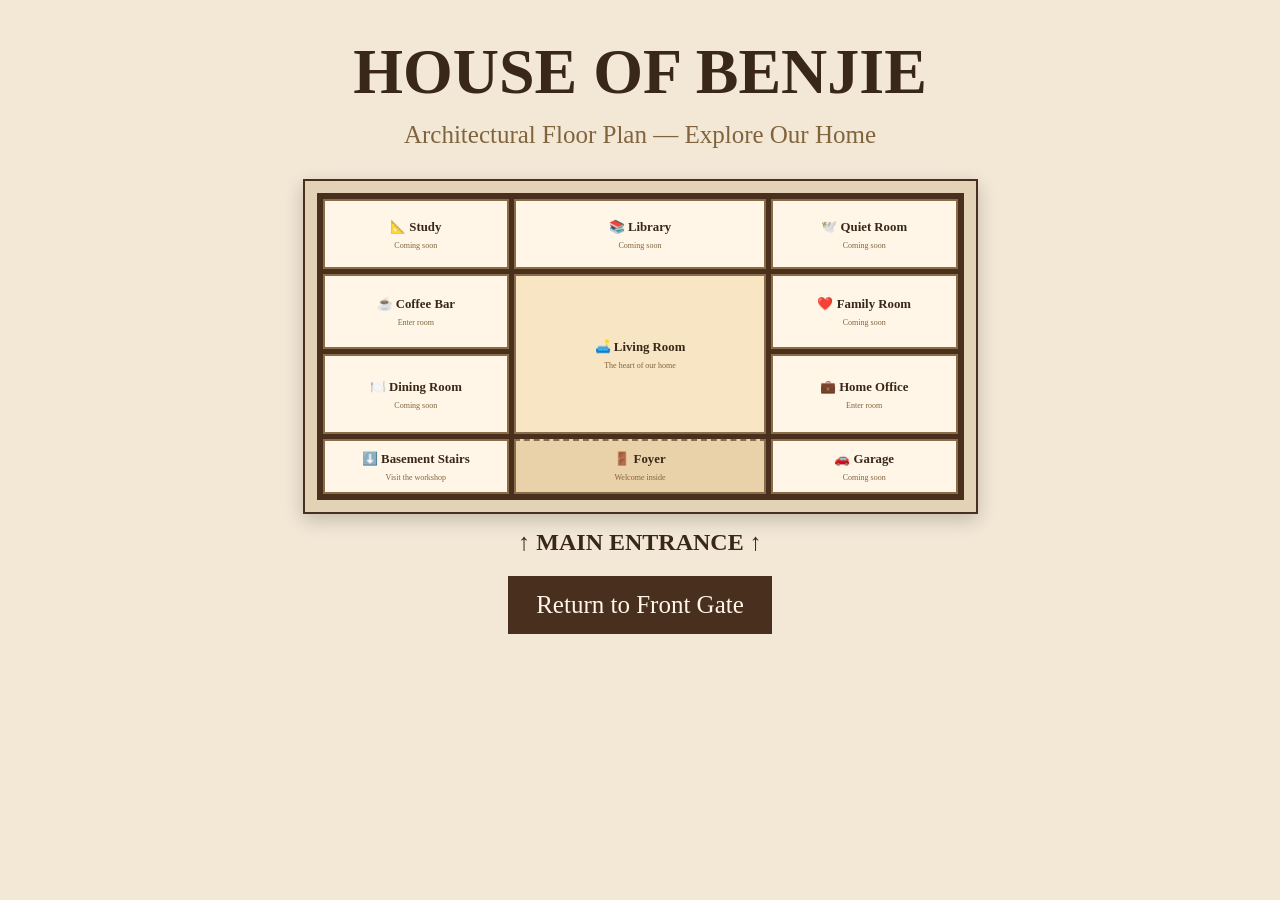
<file: house-map.html>
<!DOCTYPE html>
<html lang="en">
<head>
<meta charset="UTF-8">
<meta name="viewport" content="width=device-width, initial-scale=1.0">
<title>House Map | House of Benjie</title>

<style>
* {
    box-sizing: border-box;
}

body {
    margin: 0;
    background: #f3e8d6;
    color: #392719;
    font-family: Georgia, serif;
    text-align: center;
}

header {
    padding: 35px 20px 15px;
}

h1 {
    font-size: clamp(38px, 5vw, 65px);
    margin: 0;
}

.subtitle {
    font-size: 25px;
    color: #80643e;
    margin-top: 12px;
}

.plan-wrapper {
    width: min(90%, 1350px);
    margin: 30px auto;
    padding: 24px;
    background: #e4d2b7;
    border: 5px solid #49301e;
    box-shadow: 0 12px 35px #0003;
    zoom: 0.5;
}

.floor-plan {
    display: grid;
    grid-template-columns: 1fr 1.35fr 1fr;
    grid-template-rows: 140px 150px 160px 110px;
    gap: 10px;
    padding: 12px;
    background: #49301e;
}

.room {
    background: #fff6e8;
    border: 4px solid #8b6c48;
    display: flex;
    align-items: center;
    justify-content: center;
    flex-direction: column;
    gap: 12px;
    padding: 12px;
    font-size: clamp(17px, 2vw, 28px);
    font-weight: bold;
    color: #392719;
    text-decoration: none;
    transition: background .2s, transform .2s;
}

a.room:hover {
    background: #e8c88e;
    transform: scale(1.015);
}

.room small {
    font-size: 16px;
    font-weight: normal;
    color: #80643e;
}

.study {
    grid-column: 1;
    grid-row: 1;
}

.library {
    grid-column: 2;
    grid-row: 1;
}

.quiet {
    grid-column: 3;
    grid-row: 1;
}

.coffee {
    grid-column: 1;
    grid-row: 2;
}

.living {
    grid-column: 2;
    grid-row: 2 / 4;
    background: #f8e5c3;
}

.family {
    grid-column: 3;
    grid-row: 2;
}

.dining {
    grid-column: 1;
    grid-row: 3;
}

.guest {
    grid-column: 3;
    grid-row: 3;
}

.basement {
    grid-column: 1;
    grid-row: 4;
}

.foyer {
    grid-column: 2;
    grid-row: 4;
    background: #e9d2a9;
    border-top: 4px dashed #8b6c48;
}

.garage {
    grid-column: 3;
    grid-row: 4;
}

.entrance {
    font-size: 24px;
    margin: 15px auto 0;
    font-weight: bold;
}

.back-home {
    display: inline-block;
    margin: 20px auto 45px;
    padding: 15px 28px;
    background: #49301e;
    color: #fff6e8;
    text-decoration: none;
    font-size: 25px;
}

@media (max-width: 700px) {
    .plan-wrapper {
        overflow-x: auto;
    }

    .floor-plan {
        min-width: 720px;
    }
}
</style>
</head>

<body>

<header>
    <h1>HOUSE OF BENJIE</h1>
    <div class="subtitle">
        Architectural Floor Plan — Explore Our Home
    </div>
</header>

<main>
<div class="plan-wrapper">
    <div class="floor-plan">

        <div class="room study">
            📐 Study
            <small>Coming soon</small>
        </div>

        <div class="room library">
            📚 Library
            <small>Coming soon</small>
        </div>

        <div class="room quiet">
            🕊️ Quiet Room
            <small>Coming soon</small>
        </div>

        <a class="room coffee" href="coffee-bar.html">
            ☕ Coffee Bar
            <small>Enter room</small>
        </a>

        <div class="room living">
            🛋️ Living Room
            <small>The heart of our home</small>
        </div>

        <div class="room family">
            ❤️ Family Room
            <small>Coming soon</small>
        </div>

        <div class="room dining">
            🍽️ Dining Room
            <small>Coming soon</small>
        </div>

        <a class="room guest" href="home-office.html">
            💼 Home Office
            <small>Enter room</small>
        </a>

        <a class="room basement" href="basement.html">
            ⬇️ Basement Stairs
            <small>Visit the workshop</small>
        </a>

        <div class="room foyer">
            🚪 Foyer
            <small>Welcome inside</small>
        </div>

        <div class="room garage">
            🚗 Garage
            <small>Coming soon</small>
        </div>

    </div>
</div>

<div class="entrance">
    ↑ MAIN ENTRANCE ↑
</div>

<a class="back-home" href="index.html">
    Return to Front Gate
</a>
</main>

</body>
</html>
</file>
<file: css/global.css>
:root{
    --paper:#fffaf2;
    --cream:#f1e4d1;
    --walnut:#2a1a10;
    --gold:#b58a4a;
    --text:#2a1a10;

    --room-title:100px;
    --section-title:100px;
    --essay-title:58px;
    --body-text:60px;
    --verse-text:70px;
    --button-text:28px;
    --footer-text:24px;
}

*{
    margin:0;
    padding:0;
    box-sizing:border-box;
}

*{
    margin:0;
    padding:0;
    box-sizing:border-box;
}

html, body{
    min-height:100%;
}

body{
    font-family: Georgia, serif;
    background: var(--cream);
    color: var(--text);
    overflow: hidden;
}

button{
    font-family:Georgia, serif;
    cursor:pointer;
}

a{
    color:var(--walnut);
    text-decoration:none;
}

.back-home{
    display:flex;
    align-items:center;
    justify-content:center;
    font-size:40px;
    letter-spacing:3px;
    background:var(--paper);
}

.back-home a{
    color:var(--walnut);
    text-decoration:none;
}

.site-footer{
    background:var(--walnut);
    color:#fff5e6;
    min-height:90px;
    display:flex;
    flex-direction:column;
    align-items:center;
    justify-content:center;
    gap:8px;
    font-size:var(--footer-text);
    line-height:1.4;
    border-top:2px solid var(--gold);
    text-align:center;
}

.tabs button,
.media-buttons button{
    font-family:Georgia, serif;
    font-size:50px;
    background:#f7e8cf;
    color:#2a1a10;
    border:2px solid #2a1a10;
    padding:10px 18px;
    cursor:pointer;
}

.tabs button.active{
    background:#2a1a10;
    color:#fff5e6;
}

.site-footer div:first-child{
    font-size:34px;
    letter-spacing:2px;
}
</file>
<file: css/style.css>
.coffee-bar-page{
  min-height:100vh;
  background:
    linear-gradient(rgba(20,10,5,0.55), rgba(20,10,5,0.55)),
    url("../images/coffee-bar.png");
  background-size:cover;
  background-position:center;
  background-repeat:no-repeat;

  display:flex;
  align-items:center;
  justify-content:center;
  padding:24px;
  font-family:Georgia, serif;
}

.coffee-layout{
  width:96%;
  max-width:1500px;
  height:90vh;

  display:grid;
  grid-template-columns:1fr 1.45fr;
  grid-template-rows:1fr 1fr;
  gap:22px;
}

.coffee-frame{
  background:rgba(35,18,10,0.78);
  border:3px solid #b8863b;
  border-radius:18px;
  padding:30px;
  color:#fff2cf;
  overflow:auto;
  box-shadow:0 20px 50px rgba(0,0,0,0.45);
}

.verse-frame{
  background:rgba(10,10,10,0.92);
  border:14px solid #7a4825;
}

.verse-frame h2,
.toc-frame h2,
.welcome-frame h1{
  color:#f0c86a;
}

.verse-frame p{
  font-size:30px;
  line-height:1.45;
}

.verse-frame span{
  font-size:22px;
  color:#e7d6a5;
}

.welcome-frame{
  text-align:center;
}

.welcome-frame h1{
  font-size:50px;
  margin-bottom:24px;
}

.welcome-frame p{
  font-size:21px;
  line-height:1.65;
  margin-bottom:18px;
}

.bench-note{
  margin-top:30px;
  font-size:24px !important;
}

.coffee-line{
  color:#f0c86a;
  font-size:34px !important;
  font-weight:bold;
  margin-top:30px;
}

.room-photo-frame{
  background-image:url("../images/coffee-bar.png");
  background-size:cover;
  background-position:center;
  min-height:260px;
}

.toc-frame h2{
  font-size:38px;
  margin-bottom:10px;
}

.toc-frame h3{
  font-size:24px;
  margin-bottom:18px;
}

.toc-frame li{
  font-size:20px;
  line-height:1.55;
  margin-bottom:10px;
}

.page-count{
  color:#f0c86a;
  margin-top:20px;
  font-size:18px;
}

html, body{
  margin:0;
  padding:0;
  width:100%;
  height:100%;
  font-family:Georgia, serif;
  background:#1b0f09;
}

.coffee-v2{
  min-height:100vh;
  width:100%;
  display:grid;
  grid-template-columns:30% 30% 40%;
  gap:18px;
  padding:18px;
  box-sizing:border-box;
  background:#1b0f09;
  color:#fff2cf;
  overflow:hidden;
}

.left-column,
.verse-frame,
.photo-frame,
.reader-column{
  background:rgba(35,18,10,0.88);
  border:3px solid #b8863b;
  border-radius:18px;
  padding:26px;
  box-sizing:border-box;
  overflow:auto;
  box-shadow:0 18px 45px rgba(0,0,0,0.45);
}

.left-column h1{
  font-size:40px;
  margin-bottom:30px;
}

.left-column h1{
  font-size:44px;
  margin-bottom:30px;
}

.left-column p{
  font-size:21px;
  line-height:1.65;
  margin-bottom:22px;
}

.coffee-invitation{
  margin-top:35px;
  color:#f0c86a;
  font-size:28px;
  font-weight:bold;
}

.middle-column{
  display:grid;
  grid-template-rows:32% 68%;
  gap:18px;
  height:100%;
}

.verse-frame{
  background:rgba(10,10,10,0.94);
  border:12px solid #7a4825;
}

.verse-frame p{
  font-size:26px;
  line-height:1.45;
}

.verse-frame span{
  font-size:20px;
  color:#e7d6a5;
}

.photo-frame img{
  width:100%;
  height:48%;
  object-fit:cover;
  border-radius:12px;
  margin-bottom:18px;
}

.toc h3{
  font-size:30px;
  margin:0 0 12px;
}

.toc li{
  font-size:18px;
  line-height:1.45;
  margin-bottom:8px;
}

.page-control{
  margin-top:18px;
  color:#f0c86a;
  font-size:18px;
}

.reader-column h1{
  font-size:44px;
}

.reader-column h2{
  font-size:26px;
}

.reader-column p{
  font-size:22px;
  line-height:1.7;
}
</file>
